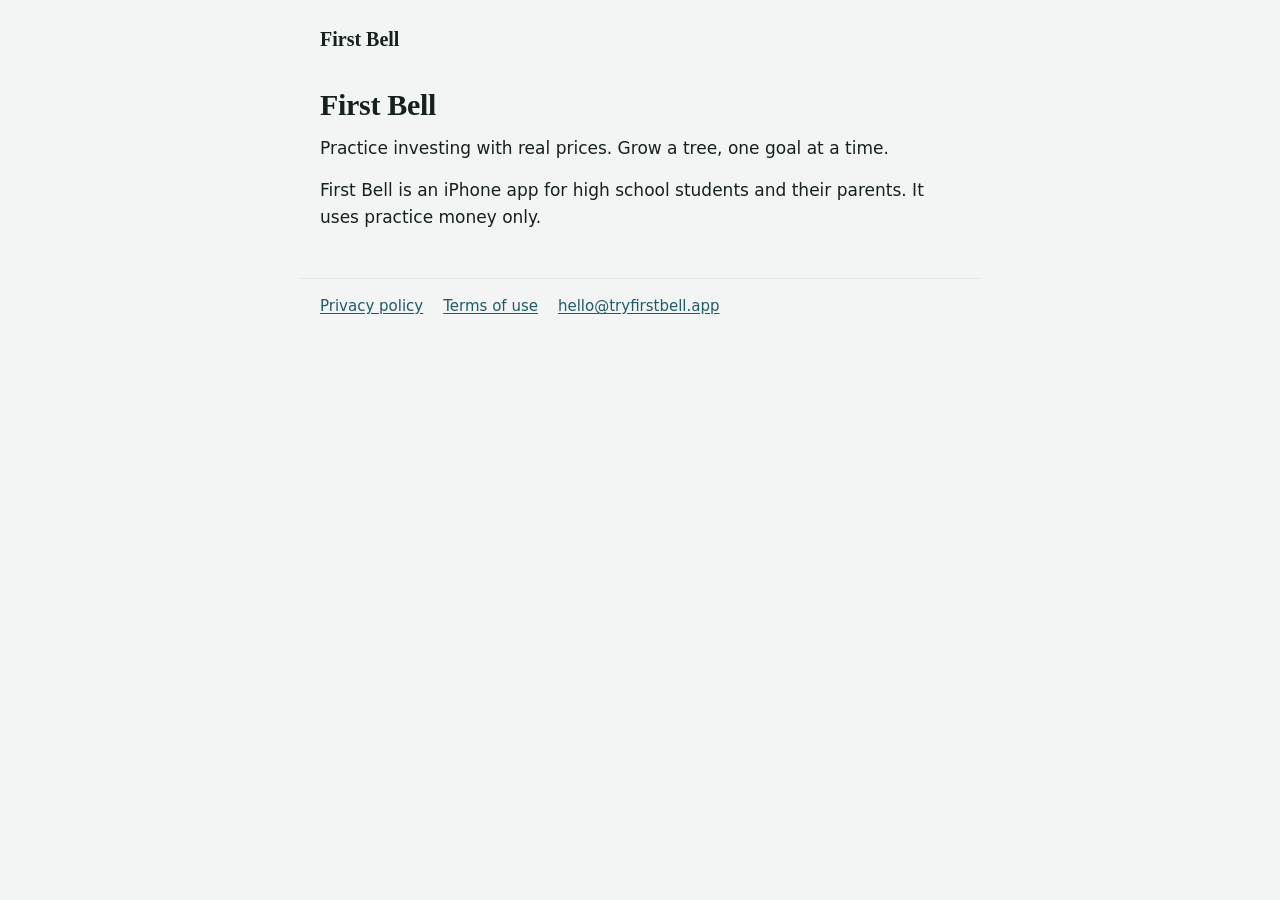
<file: index.html>
<!doctype html>
<html lang="en">
<head>
<meta charset="utf-8">
<meta name="viewport" content="width=device-width, initial-scale=1">
<meta http-equiv="Content-Security-Policy" content="default-src 'none'; style-src 'self'; img-src 'self'; base-uri 'none'; form-action 'none'">
<meta name="referrer" content="no-referrer">
<meta name="color-scheme" content="light dark">
<meta name="description" content="Practice investing with real prices.">
<title>First Bell</title>
<link rel="stylesheet" href="/style.css">
<link rel="icon" href="/icon.png">
</head>
<body>
<header><a class="wordmark" href="/">First Bell</a></header>
<main>
<h1>First Bell</h1>
<p>Practice investing with real prices. Grow a tree, one goal at a time.</p>
<p>First Bell is an iPhone app for high school students and their parents. It uses practice money only.</p>
</main>
<footer>
<nav><a href="/privacy/">Privacy policy</a><a href="/terms/">Terms of use</a><a href="mailto:hello@tryfirstbell.app">hello@tryfirstbell.app</a></nav>
</footer>
</body>
</html>
</file>
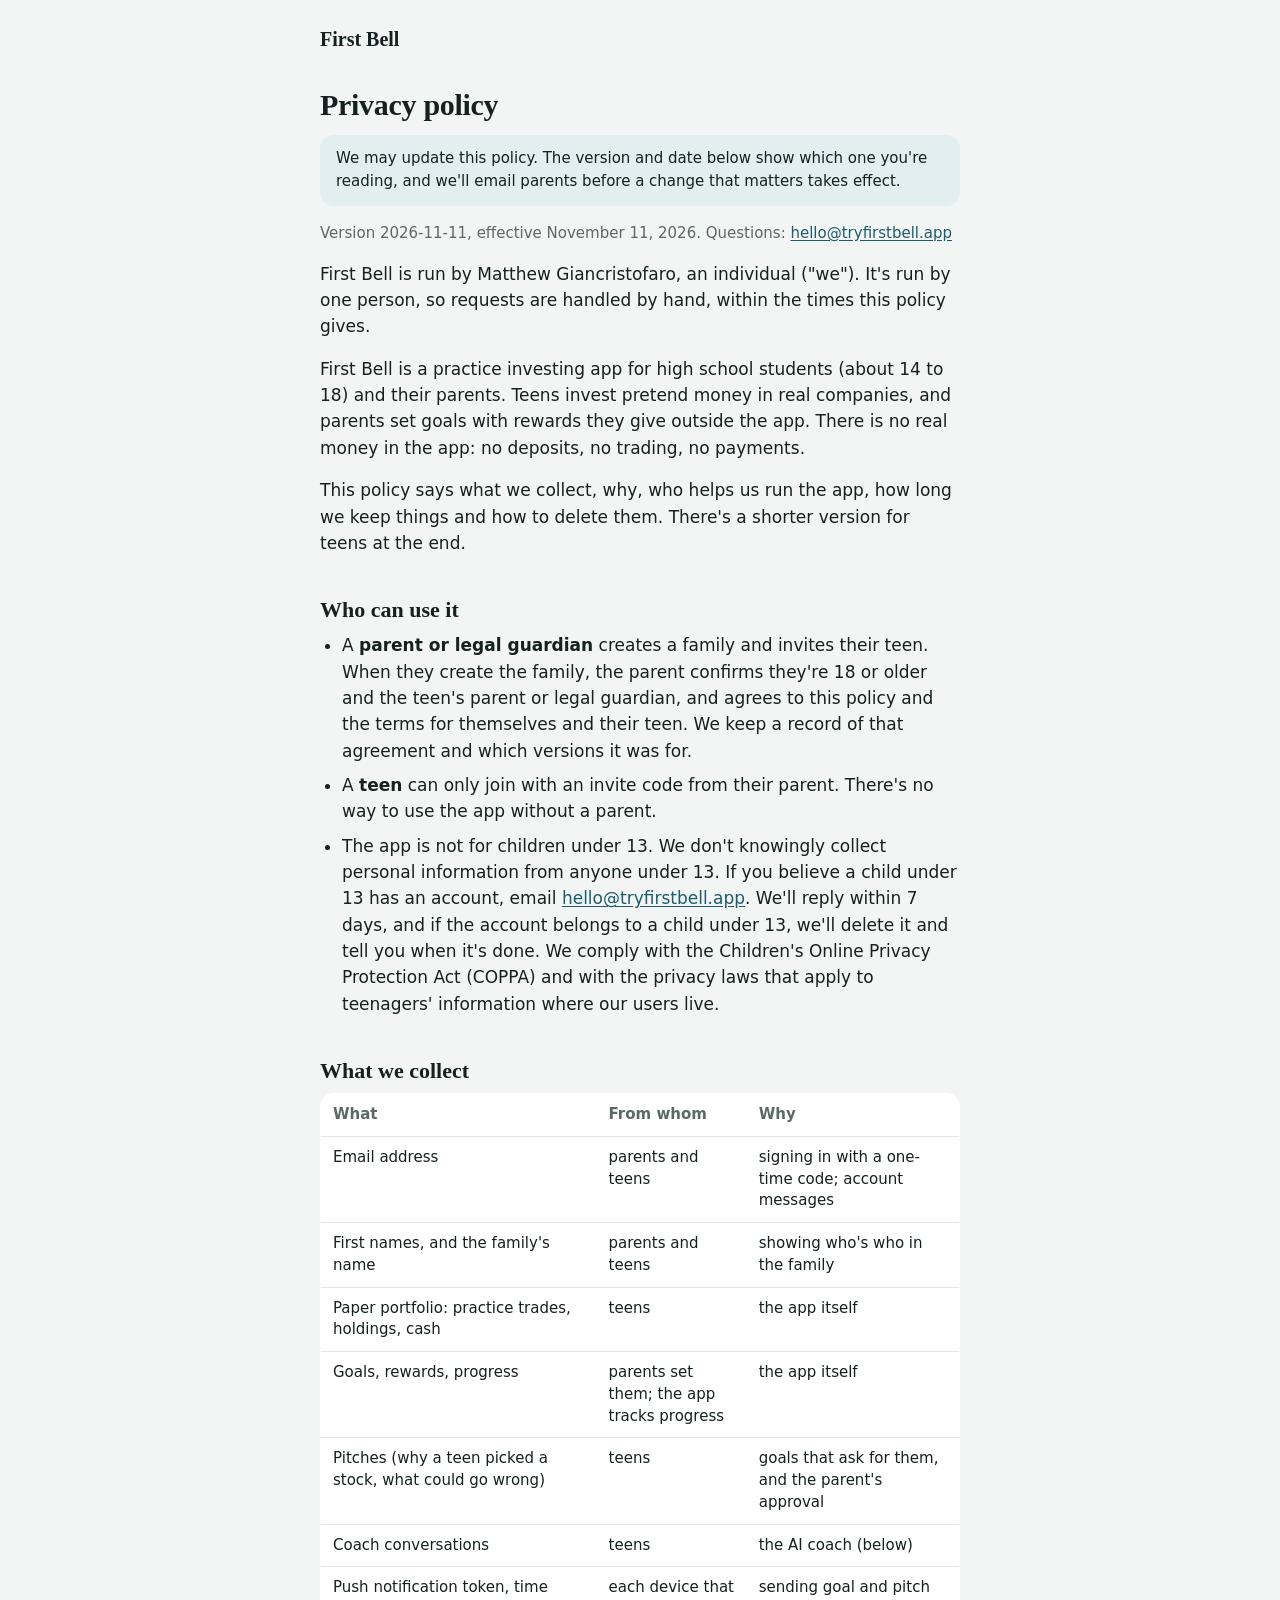
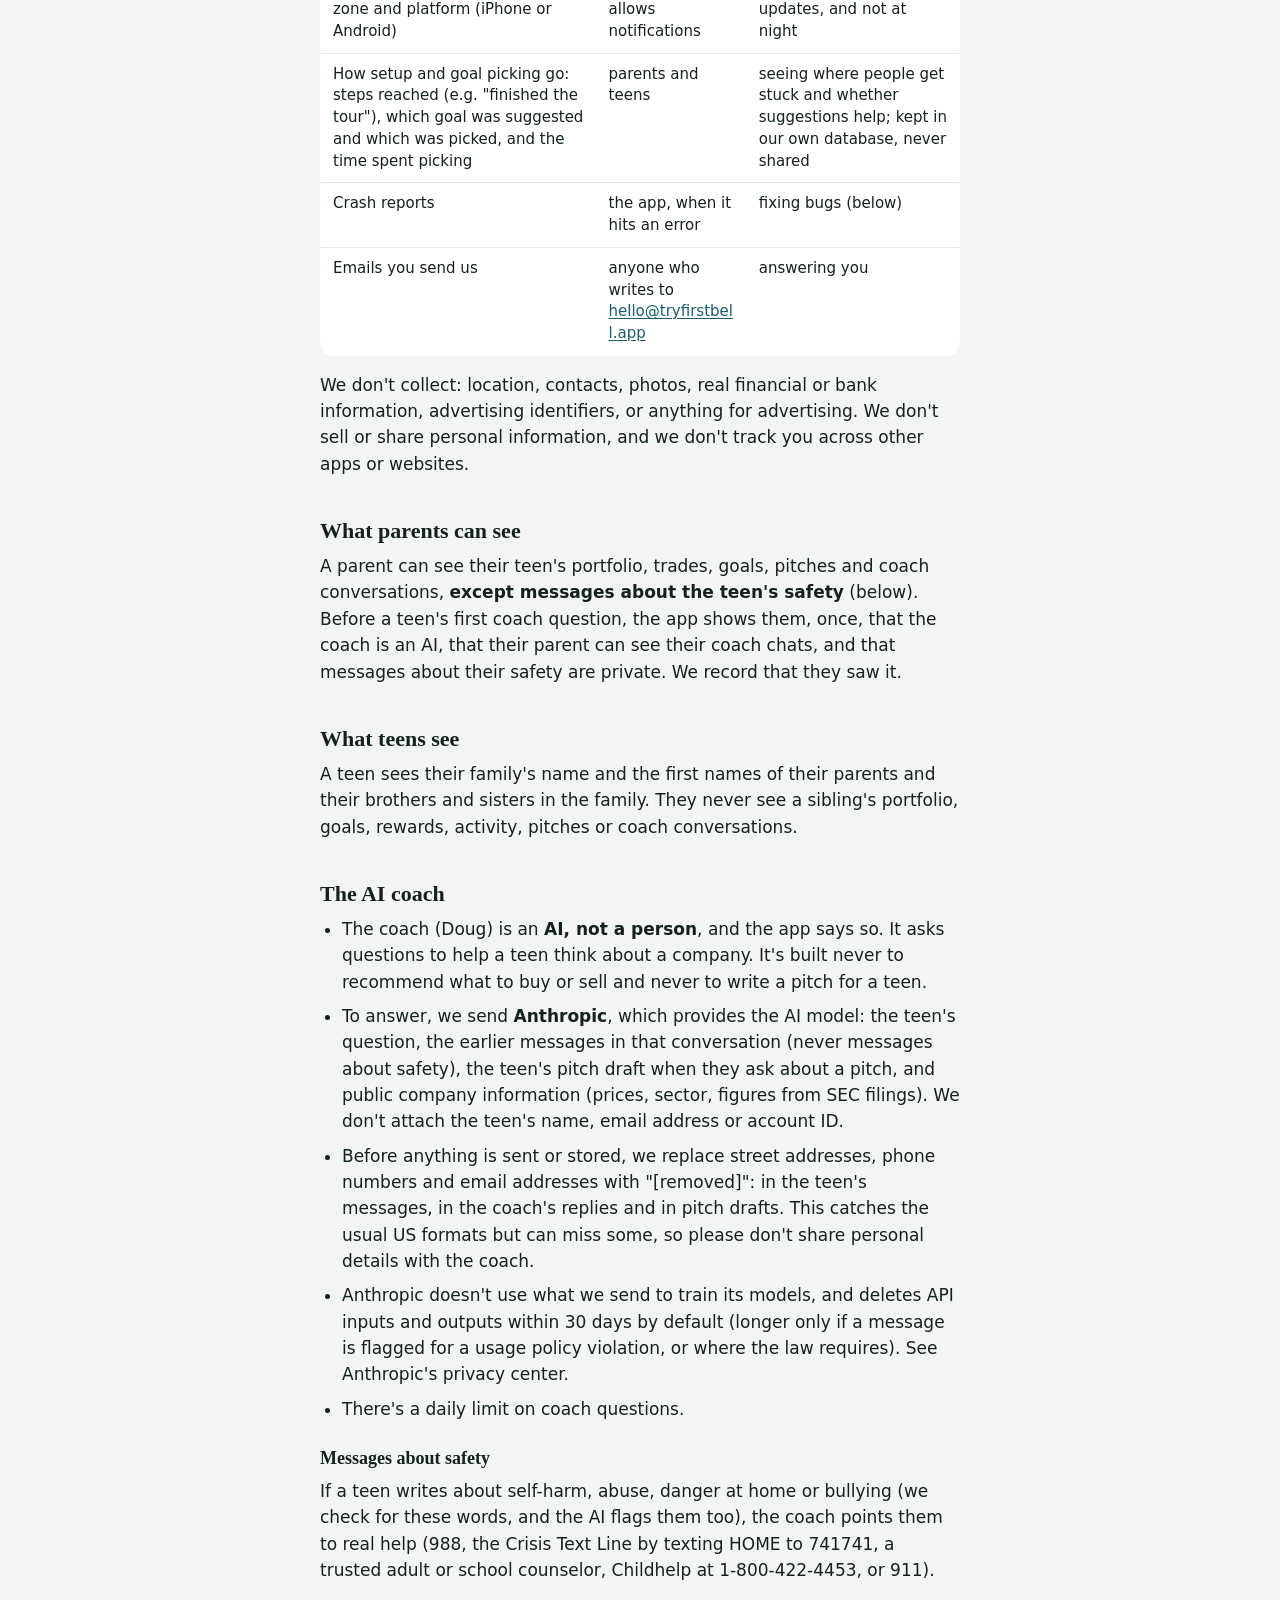
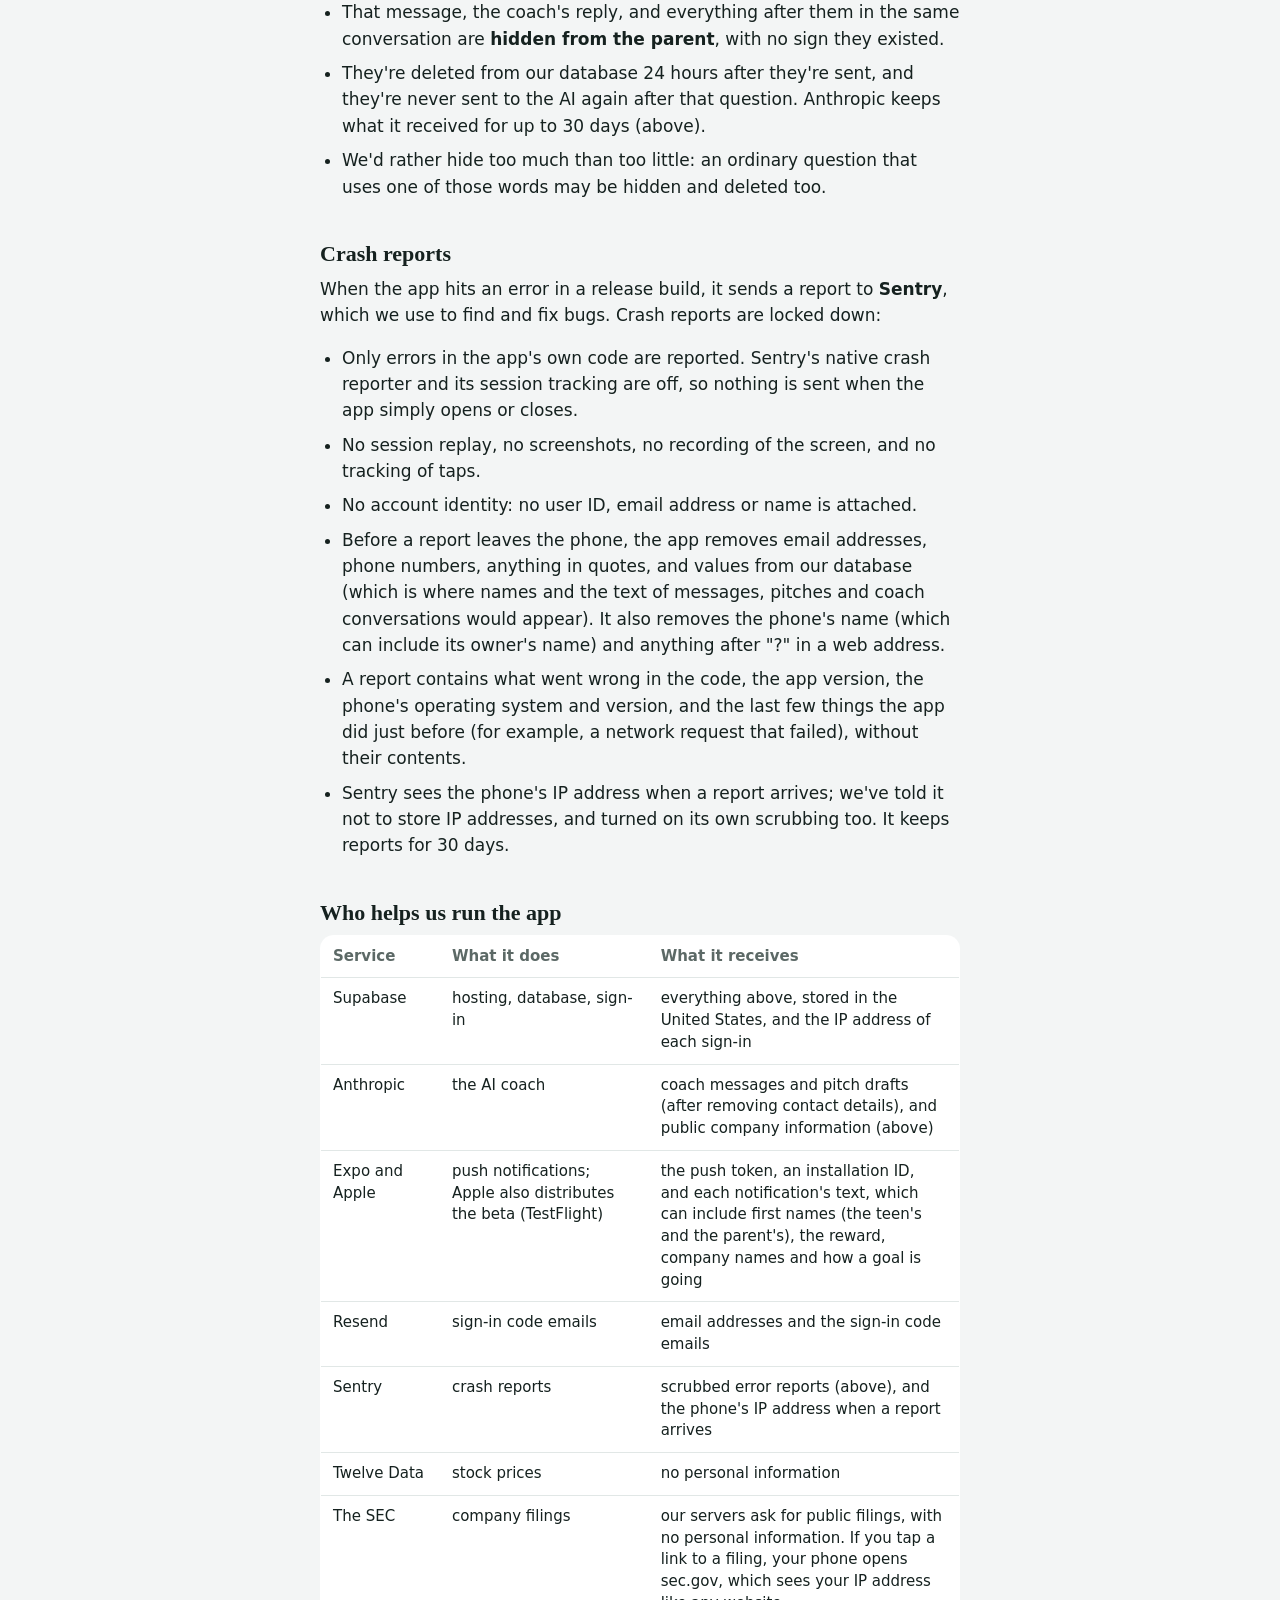
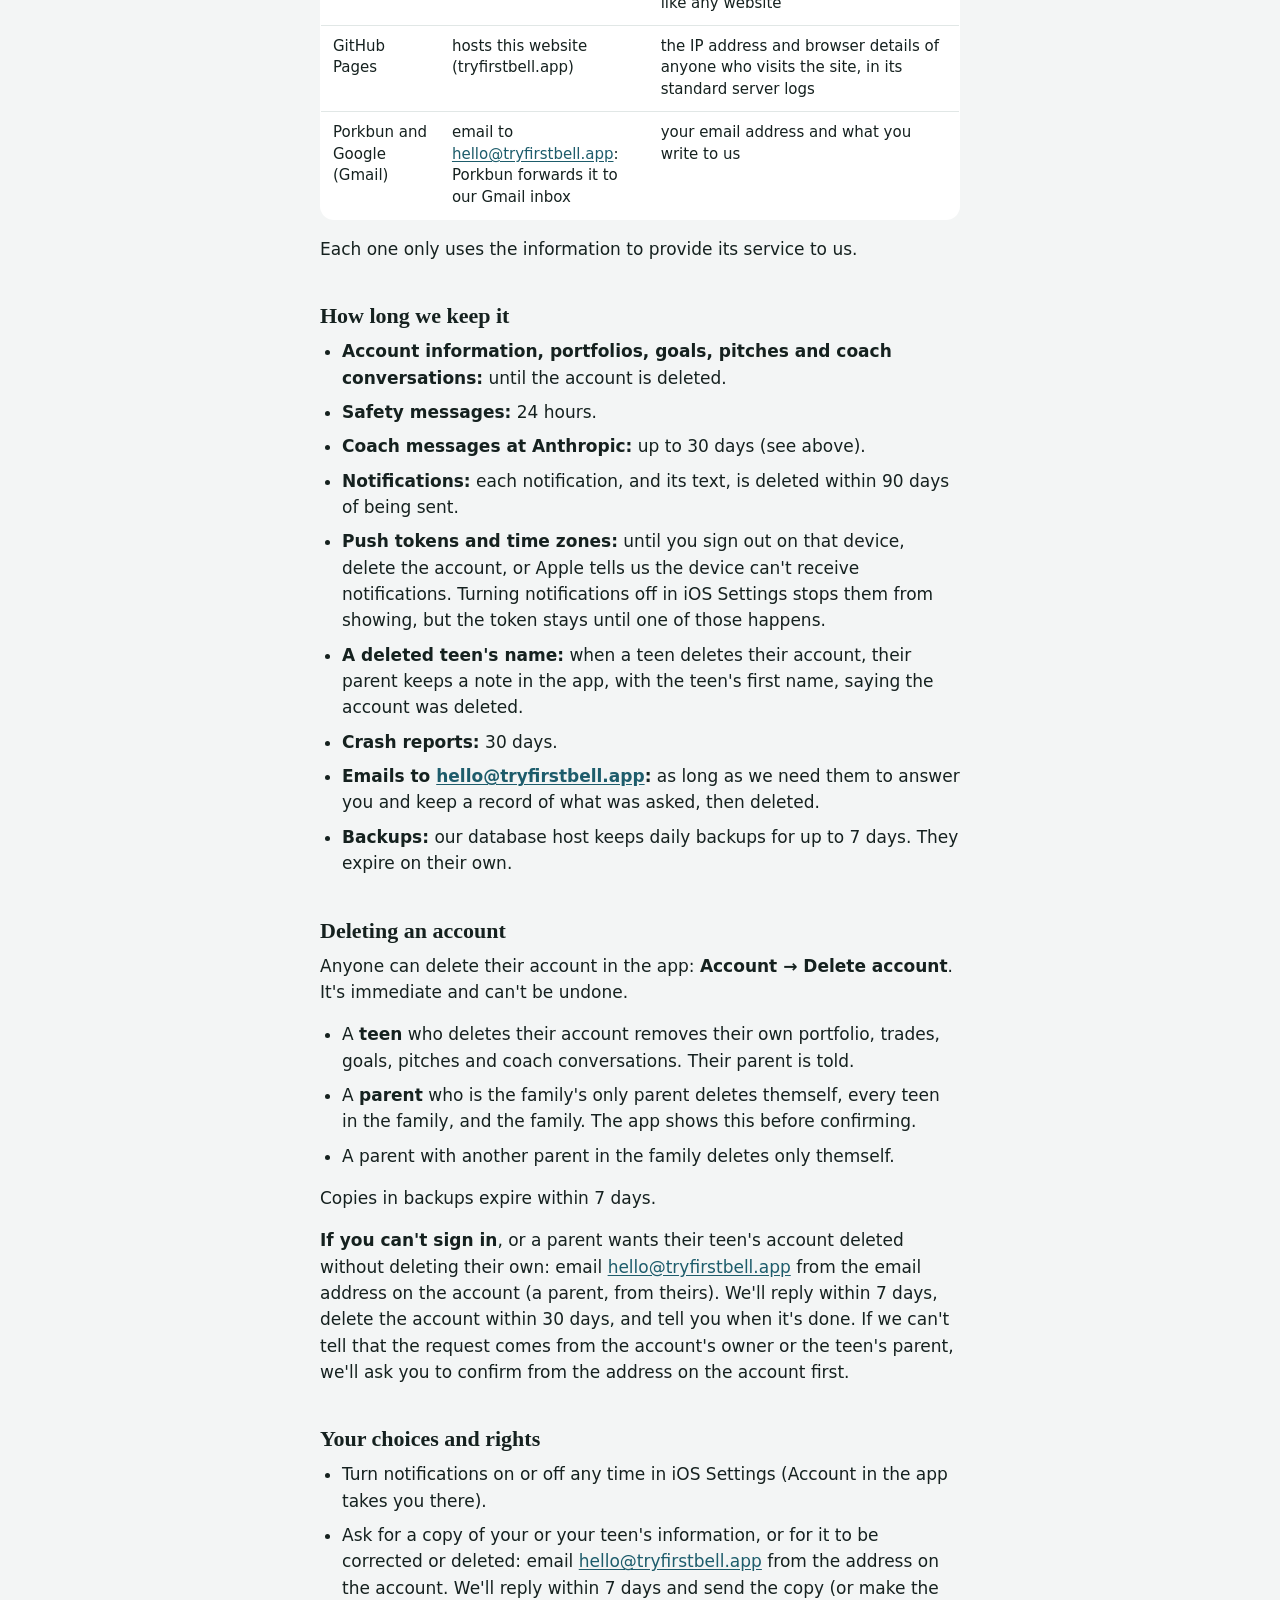
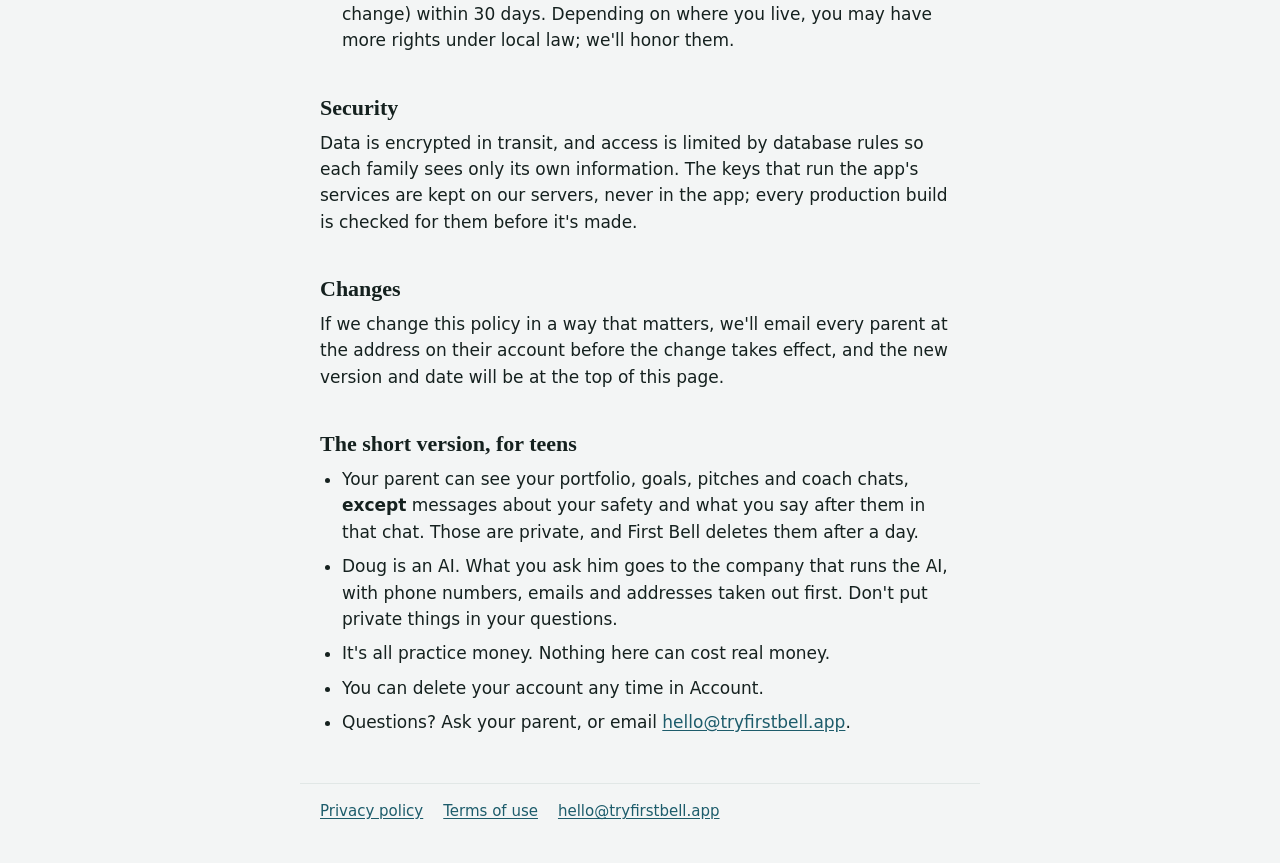
<file: privacy/index.html>
<!doctype html>
<html lang="en">
<head>
<meta charset="utf-8">
<meta name="viewport" content="width=device-width, initial-scale=1">
<meta http-equiv="Content-Security-Policy" content="default-src 'none'; style-src 'self'; img-src 'self'; base-uri 'none'; form-action 'none'">
<meta name="referrer" content="no-referrer">
<meta name="color-scheme" content="light dark">
<meta name="description" content="How First Bell collects, uses and deletes information.">
<title>Privacy policy, First Bell</title>
<link rel="stylesheet" href="/style.css">
<link rel="icon" href="/icon.png">
</head>
<body>
<header><a class="wordmark" href="/">First Bell</a></header>
<main>
<h1>Privacy policy</h1>
<p class="note">We may update this policy. The version and date below show which one you're reading, and we'll email parents before a change that matters takes effect.</p>
<p class="meta">Version 2026-11-11, effective November 11, 2026. Questions: <a href="mailto:hello@tryfirstbell.app">hello@tryfirstbell.app</a></p>
<p>First Bell is run by Matthew Giancristofaro, an individual (&quot;we&quot;). It's run by one person, so requests are handled by hand, within the times this policy gives.</p>
<p>First Bell is a practice investing app for high school students (about 14 to 18) and their parents. Teens invest pretend money in real companies, and parents set goals with rewards they give outside the app. There is no real money in the app: no deposits, no trading, no payments.</p>
<p>This policy says what we collect, why, who helps us run the app, how long we keep things and how to delete them. There's a shorter version for teens at the end.</p>
<h2 id="who-can-use-it">Who can use it</h2>
<ul><li>A <strong>parent or legal guardian</strong> creates a family and invites their teen. When they create the family, the parent confirms they're 18 or older and the teen's parent or legal guardian, and agrees to this policy and the terms for themselves and their teen. We keep a record of that agreement and which versions it was for.</li><li>A <strong>teen</strong> can only join with an invite code from their parent. There's no way to use the app without a parent.</li><li>The app is not for children under 13. We don't knowingly collect personal information from anyone under 13. If you believe a child under 13 has an account, email <a href="mailto:hello@tryfirstbell.app">hello@tryfirstbell.app</a>. We'll reply within 7 days, and if the account belongs to a child under 13, we'll delete it and tell you when it's done. We comply with the Children's Online Privacy Protection Act (COPPA) and with the privacy laws that apply to teenagers' information where our users live.</li></ul>
<h2 id="what-we-collect">What we collect</h2>
<table><thead><tr><th scope="col">What</th><th scope="col">From whom</th><th scope="col">Why</th></tr></thead><tbody><tr><td data-label="What">Email address</td><td data-label="From whom">parents and teens</td><td data-label="Why">signing in with a one-time code; account messages</td></tr><tr><td data-label="What">First names, and the family's name</td><td data-label="From whom">parents and teens</td><td data-label="Why">showing who's who in the family</td></tr><tr><td data-label="What">Paper portfolio: practice trades, holdings, cash</td><td data-label="From whom">teens</td><td data-label="Why">the app itself</td></tr><tr><td data-label="What">Goals, rewards, progress</td><td data-label="From whom">parents set them; the app tracks progress</td><td data-label="Why">the app itself</td></tr><tr><td data-label="What">Pitches (why a teen picked a stock, what could go wrong)</td><td data-label="From whom">teens</td><td data-label="Why">goals that ask for them, and the parent's approval</td></tr><tr><td data-label="What">Coach conversations</td><td data-label="From whom">teens</td><td data-label="Why">the AI coach (below)</td></tr><tr><td data-label="What">Push notification token, time zone and platform (iPhone or Android)</td><td data-label="From whom">each device that allows notifications</td><td data-label="Why">sending goal and pitch updates, and not at night</td></tr><tr><td data-label="What">How setup and goal picking go: steps reached (e.g. &quot;finished the tour&quot;), which goal was suggested and which was picked, and the time spent picking</td><td data-label="From whom">parents and teens</td><td data-label="Why">seeing where people get stuck and whether suggestions help; kept in our own database, never shared</td></tr><tr><td data-label="What">Crash reports</td><td data-label="From whom">the app, when it hits an error</td><td data-label="Why">fixing bugs (below)</td></tr><tr><td data-label="What">Emails you send us</td><td data-label="From whom">anyone who writes to <a href="mailto:hello@tryfirstbell.app">hello@tryfirstbell.app</a></td><td data-label="Why">answering you</td></tr></tbody></table>
<p>We don't collect: location, contacts, photos, real financial or bank information, advertising identifiers, or anything for advertising. We don't sell or share personal information, and we don't track you across other apps or websites.</p>
<h2 id="what-parents-can-see">What parents can see</h2>
<p>A parent can see their teen's portfolio, trades, goals, pitches and coach conversations, <strong>except messages about the teen's safety</strong> (below). Before a teen's first coach question, the app shows them, once, that the coach is an AI, that their parent can see their coach chats, and that messages about their safety are private. We record that they saw it.</p>
<h2 id="what-teens-see">What teens see</h2>
<p>A teen sees their family's name and the first names of their parents and their brothers and sisters in the family. They never see a sibling's portfolio, goals, rewards, activity, pitches or coach conversations.</p>
<h2 id="the-ai-coach">The AI coach</h2>
<ul><li>The coach (Doug) is an <strong>AI, not a person</strong>, and the app says so. It asks questions to help a teen think about a company. It's built never to recommend what to buy or sell and never to write a pitch for a teen.</li><li>To answer, we send <strong>Anthropic</strong>, which provides the AI model: the teen's question, the earlier messages in that conversation (never messages about safety), the teen's pitch draft when they ask about a pitch, and public company information (prices, sector, figures from SEC filings). We don't attach the teen's name, email address or account ID.</li><li>Before anything is sent or stored, we replace street addresses, phone numbers and email addresses with &quot;[removed]&quot;: in the teen's messages, in the coach's replies and in pitch drafts. This catches the usual US formats but can miss some, so please don't share personal details with the coach.</li><li>Anthropic doesn't use what we send to train its models, and deletes API inputs and outputs within 30 days by default (longer only if a message is flagged for a usage policy violation, or where the law requires). See Anthropic's privacy center.</li><li>There's a daily limit on coach questions.</li></ul>
<h3 id="messages-about-safety">Messages about safety</h3>
<p>If a teen writes about self-harm, abuse, danger at home or bullying (we check for these words, and the AI flags them too), the coach points them to real help (988, the Crisis Text Line by texting HOME to 741741, a trusted adult or school counselor, Childhelp at 1-800-422-4453, or 911).</p>
<ul><li>That message, the coach's reply, and everything after them in the same conversation are <strong>hidden from the parent</strong>, with no sign they existed.</li><li>They're deleted from our database 24 hours after they're sent, and they're never sent to the AI again after that question. Anthropic keeps what it received for up to 30 days (above).</li><li>We'd rather hide too much than too little: an ordinary question that uses one of those words may be hidden and deleted too.</li></ul>
<h2 id="crash-reports">Crash reports</h2>
<p>When the app hits an error in a release build, it sends a report to <strong>Sentry</strong>, which we use to find and fix bugs. Crash reports are locked down:</p>
<ul><li>Only errors in the app's own code are reported. Sentry's native crash reporter and its session tracking are off, so nothing is sent when the app simply opens or closes.</li><li>No session replay, no screenshots, no recording of the screen, and no tracking of taps.</li><li>No account identity: no user ID, email address or name is attached.</li><li>Before a report leaves the phone, the app removes email addresses, phone numbers, anything in quotes, and values from our database (which is where names and the text of messages, pitches and coach conversations would appear). It also removes the phone's name (which can include its owner's name) and anything after &quot;?&quot; in a web address.</li><li>A report contains what went wrong in the code, the app version, the phone's operating system and version, and the last few things the app did just before (for example, a network request that failed), without their contents.</li><li>Sentry sees the phone's IP address when a report arrives; we've told it not to store IP addresses, and turned on its own scrubbing too. It keeps reports for 30 days.</li></ul>
<h2 id="who-helps-us-run-the-app">Who helps us run the app</h2>
<table><thead><tr><th scope="col">Service</th><th scope="col">What it does</th><th scope="col">What it receives</th></tr></thead><tbody><tr><td data-label="Service">Supabase</td><td data-label="What it does">hosting, database, sign-in</td><td data-label="What it receives">everything above, stored in the United States, and the IP address of each sign-in</td></tr><tr><td data-label="Service">Anthropic</td><td data-label="What it does">the AI coach</td><td data-label="What it receives">coach messages and pitch drafts (after removing contact details), and public company information (above)</td></tr><tr><td data-label="Service">Expo and Apple</td><td data-label="What it does">push notifications; Apple also distributes the beta (TestFlight)</td><td data-label="What it receives">the push token, an installation ID, and each notification's text, which can include first names (the teen's and the parent's), the reward, company names and how a goal is going</td></tr><tr><td data-label="Service">Resend</td><td data-label="What it does">sign-in code emails</td><td data-label="What it receives">email addresses and the sign-in code emails</td></tr><tr><td data-label="Service">Sentry</td><td data-label="What it does">crash reports</td><td data-label="What it receives">scrubbed error reports (above), and the phone's IP address when a report arrives</td></tr><tr><td data-label="Service">Twelve Data</td><td data-label="What it does">stock prices</td><td data-label="What it receives">no personal information</td></tr><tr><td data-label="Service">The SEC</td><td data-label="What it does">company filings</td><td data-label="What it receives">our servers ask for public filings, with no personal information. If you tap a link to a filing, your phone opens sec.gov, which sees your IP address like any website</td></tr><tr><td data-label="Service">GitHub Pages</td><td data-label="What it does">hosts this website (tryfirstbell.app)</td><td data-label="What it receives">the IP address and browser details of anyone who visits the site, in its standard server logs</td></tr><tr><td data-label="Service">Porkbun and Google (Gmail)</td><td data-label="What it does">email to <a href="mailto:hello@tryfirstbell.app">hello@tryfirstbell.app</a>: Porkbun forwards it to our Gmail inbox</td><td data-label="What it receives">your email address and what you write to us</td></tr></tbody></table>
<p>Each one only uses the information to provide its service to us.</p>
<h2 id="how-long-we-keep-it">How long we keep it</h2>
<ul><li><strong>Account information, portfolios, goals, pitches and coach conversations:</strong> until the account is deleted.</li><li><strong>Safety messages:</strong> 24 hours.</li><li><strong>Coach messages at Anthropic:</strong> up to 30 days (see above).</li><li><strong>Notifications:</strong> each notification, and its text, is deleted within 90 days of being sent.</li><li><strong>Push tokens and time zones:</strong> until you sign out on that device, delete the account, or Apple tells us the device can't receive notifications. Turning notifications off in iOS Settings stops them from showing, but the token stays until one of those happens.</li><li><strong>A deleted teen's name:</strong> when a teen deletes their account, their parent keeps a note in the app, with the teen's first name, saying the account was deleted.</li><li><strong>Crash reports:</strong> 30 days.</li><li><strong>Emails to <a href="mailto:hello@tryfirstbell.app">hello@tryfirstbell.app</a>:</strong> as long as we need them to answer you and keep a record of what was asked, then deleted.</li><li><strong>Backups:</strong> our database host keeps daily backups for up to 7 days. They expire on their own.</li></ul>
<h2 id="deleting-an-account">Deleting an account</h2>
<p>Anyone can delete their account in the app: <strong>Account → Delete account</strong>. It's immediate and can't be undone.</p>
<ul><li>A <strong>teen</strong> who deletes their account removes their own portfolio, trades, goals, pitches and coach conversations. Their parent is told.</li><li>A <strong>parent</strong> who is the family's only parent deletes themself, every teen in the family, and the family. The app shows this before confirming.</li><li>A parent with another parent in the family deletes only themself.</li></ul>
<p>Copies in backups expire within 7 days.</p>
<p><strong>If you can't sign in</strong>, or a parent wants their teen's account deleted without deleting their own: email <a href="mailto:hello@tryfirstbell.app">hello@tryfirstbell.app</a> from the email address on the account (a parent, from theirs). We'll reply within 7 days, delete the account within 30 days, and tell you when it's done. If we can't tell that the request comes from the account's owner or the teen's parent, we'll ask you to confirm from the address on the account first.</p>
<h2 id="your-choices-and-rights">Your choices and rights</h2>
<ul><li>Turn notifications on or off any time in iOS Settings (Account in the app takes you there).</li><li>Ask for a copy of your or your teen's information, or for it to be corrected or deleted: email <a href="mailto:hello@tryfirstbell.app">hello@tryfirstbell.app</a> from the address on the account. We'll reply within 7 days and send the copy (or make the change) within 30 days. Depending on where you live, you may have more rights under local law; we'll honor them.</li></ul>
<h2 id="security">Security</h2>
<p>Data is encrypted in transit, and access is limited by database rules so each family sees only its own information. The keys that run the app's services are kept on our servers, never in the app; every production build is checked for them before it's made.</p>
<h2 id="changes">Changes</h2>
<p>If we change this policy in a way that matters, we'll email every parent at the address on their account before the change takes effect, and the new version and date will be at the top of this page.</p>
<h2 id="the-short-version-for-teens">The short version, for teens</h2>
<ul><li>Your parent can see your portfolio, goals, pitches and coach chats, <strong>except</strong> messages about your safety and what you say after them in that chat. Those are private, and First Bell deletes them after a day.</li><li>Doug is an AI. What you ask him goes to the company that runs the AI, with phone numbers, emails and addresses taken out first. Don't put private things in your questions.</li><li>It's all practice money. Nothing here can cost real money.</li><li>You can delete your account any time in Account.</li><li>Questions? Ask your parent, or email <a href="mailto:hello@tryfirstbell.app">hello@tryfirstbell.app</a>.</li></ul>
</main>
<footer>
<nav><a href="/privacy/">Privacy policy</a><a href="/terms/">Terms of use</a><a href="mailto:hello@tryfirstbell.app">hello@tryfirstbell.app</a></nav>
</footer>
</body>
</html>
</file>
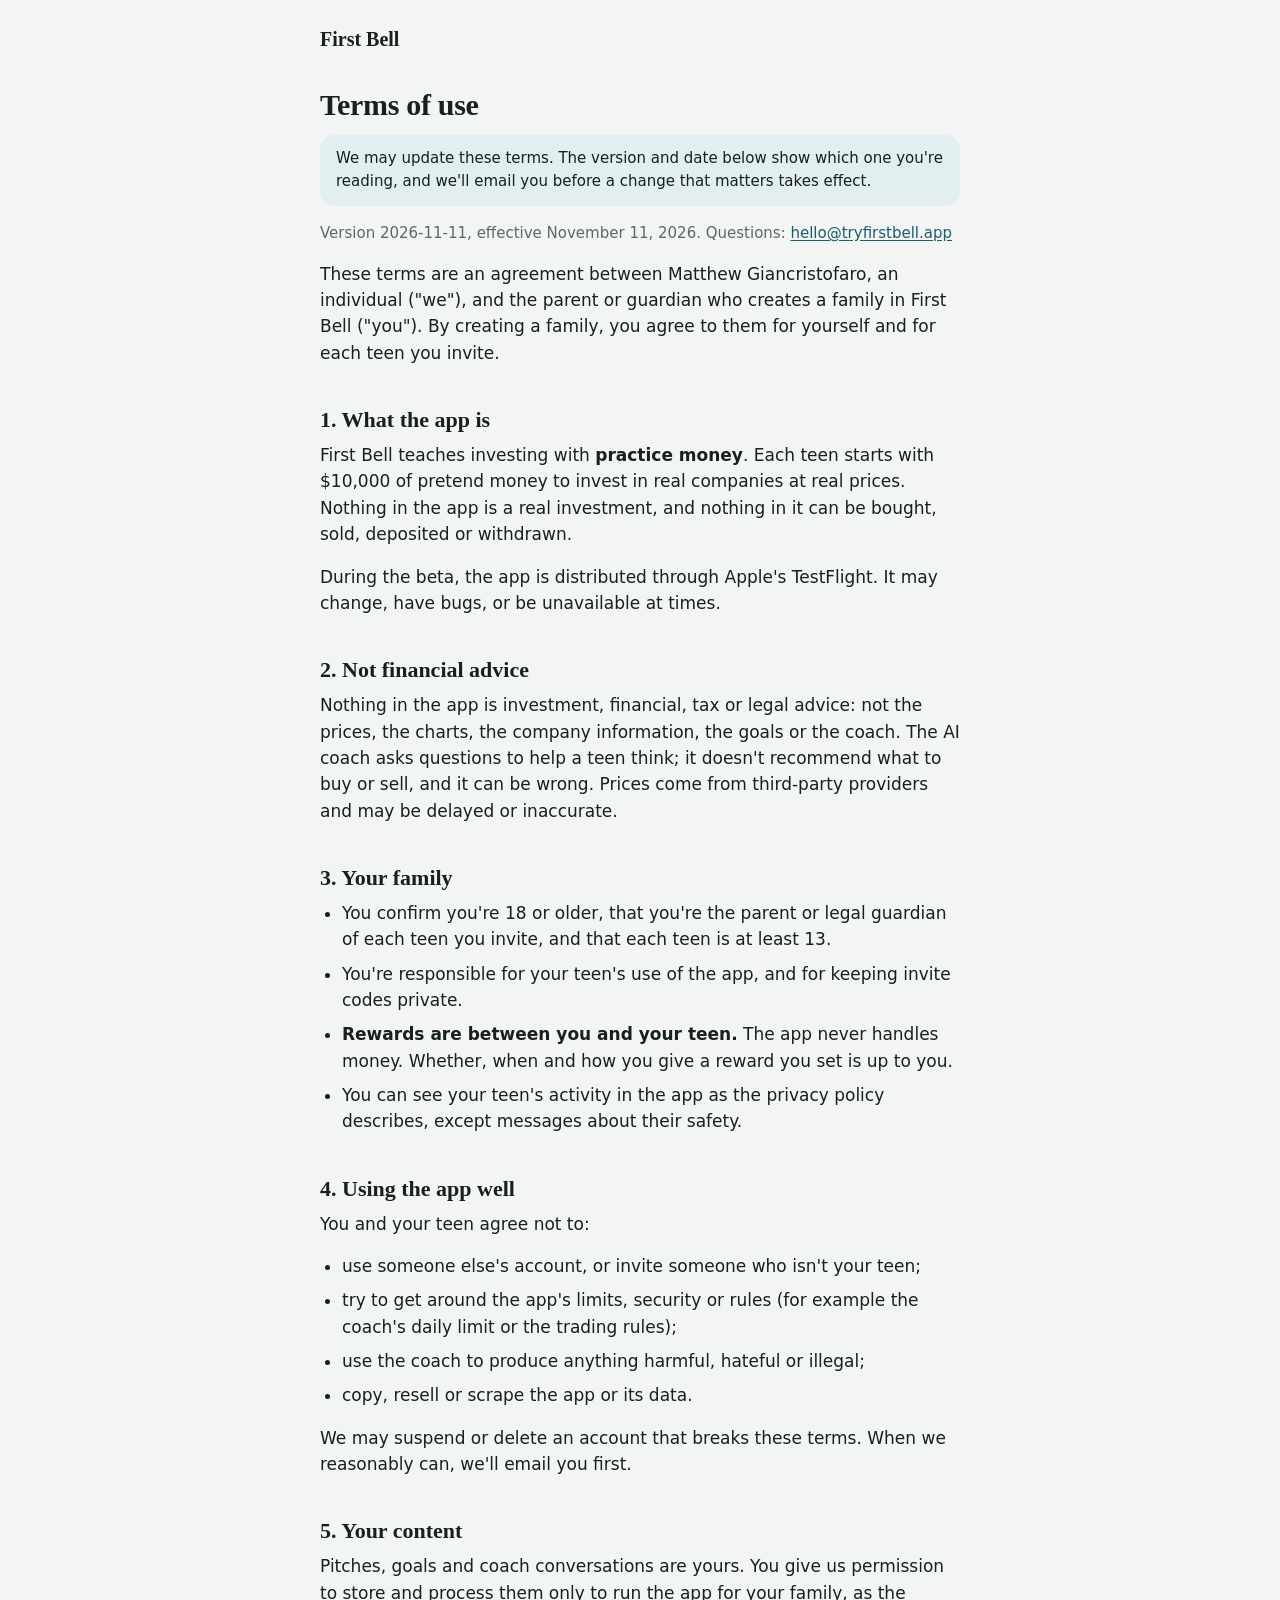
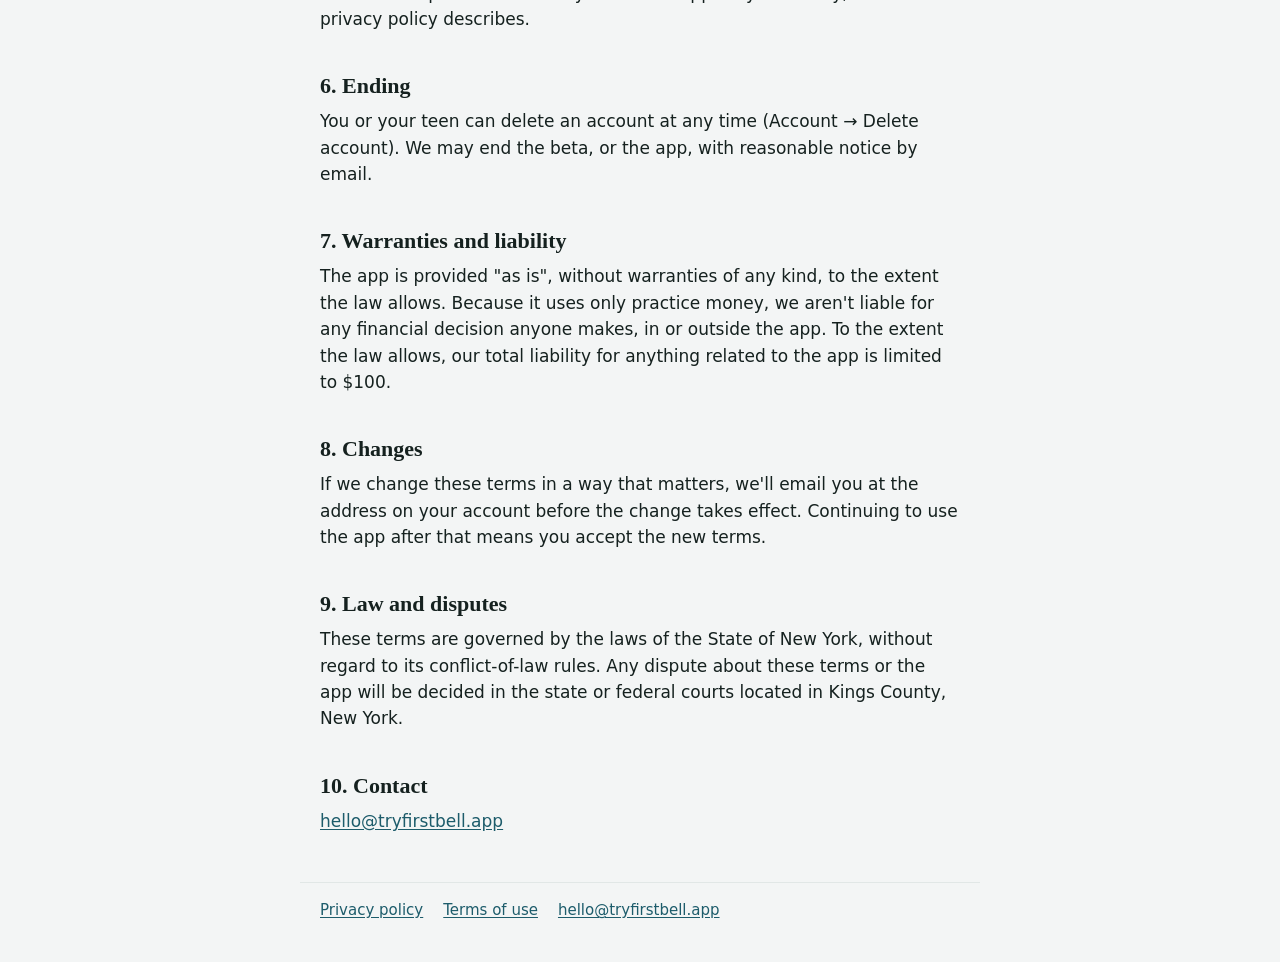
<file: terms/index.html>
<!doctype html>
<html lang="en">
<head>
<meta charset="utf-8">
<meta name="viewport" content="width=device-width, initial-scale=1">
<meta http-equiv="Content-Security-Policy" content="default-src 'none'; style-src 'self'; img-src 'self'; base-uri 'none'; form-action 'none'">
<meta name="referrer" content="no-referrer">
<meta name="color-scheme" content="light dark">
<meta name="description" content="The terms for using First Bell.">
<title>Terms of use, First Bell</title>
<link rel="stylesheet" href="/style.css">
<link rel="icon" href="/icon.png">
</head>
<body>
<header><a class="wordmark" href="/">First Bell</a></header>
<main>
<h1>Terms of use</h1>
<p class="note">We may update these terms. The version and date below show which one you're reading, and we'll email you before a change that matters takes effect.</p>
<p class="meta">Version 2026-11-11, effective November 11, 2026. Questions: <a href="mailto:hello@tryfirstbell.app">hello@tryfirstbell.app</a></p>
<p>These terms are an agreement between Matthew Giancristofaro, an individual (&quot;we&quot;), and the parent or guardian who creates a family in First Bell (&quot;you&quot;). By creating a family, you agree to them for yourself and for each teen you invite.</p>
<h2 id="1-what-the-app-is">1. What the app is</h2>
<p>First Bell teaches investing with <strong>practice money</strong>. Each teen starts with $10,000 of pretend money to invest in real companies at real prices. Nothing in the app is a real investment, and nothing in it can be bought, sold, deposited or withdrawn.</p>
<p>During the beta, the app is distributed through Apple's TestFlight. It may change, have bugs, or be unavailable at times.</p>
<h2 id="2-not-financial-advice">2. Not financial advice</h2>
<p>Nothing in the app is investment, financial, tax or legal advice: not the prices, the charts, the company information, the goals or the coach. The AI coach asks questions to help a teen think; it doesn't recommend what to buy or sell, and it can be wrong. Prices come from third-party providers and may be delayed or inaccurate.</p>
<h2 id="3-your-family">3. Your family</h2>
<ul><li>You confirm you're 18 or older, that you're the parent or legal guardian of each teen you invite, and that each teen is at least 13.</li><li>You're responsible for your teen's use of the app, and for keeping invite codes private.</li><li><strong>Rewards are between you and your teen.</strong> The app never handles money. Whether, when and how you give a reward you set is up to you.</li><li>You can see your teen's activity in the app as the privacy policy describes, except messages about their safety.</li></ul>
<h2 id="4-using-the-app-well">4. Using the app well</h2>
<p>You and your teen agree not to:</p>
<ul><li>use someone else's account, or invite someone who isn't your teen;</li><li>try to get around the app's limits, security or rules (for example the coach's daily limit or the trading rules);</li><li>use the coach to produce anything harmful, hateful or illegal;</li><li>copy, resell or scrape the app or its data.</li></ul>
<p>We may suspend or delete an account that breaks these terms. When we reasonably can, we'll email you first.</p>
<h2 id="5-your-content">5. Your content</h2>
<p>Pitches, goals and coach conversations are yours. You give us permission to store and process them only to run the app for your family, as the privacy policy describes.</p>
<h2 id="6-ending">6. Ending</h2>
<p>You or your teen can delete an account at any time (Account → Delete account). We may end the beta, or the app, with reasonable notice by email.</p>
<h2 id="7-warranties-and-liability">7. Warranties and liability</h2>
<p>The app is provided &quot;as is&quot;, without warranties of any kind, to the extent the law allows. Because it uses only practice money, we aren't liable for any financial decision anyone makes, in or outside the app. To the extent the law allows, our total liability for anything related to the app is limited to $100.</p>
<h2 id="8-changes">8. Changes</h2>
<p>If we change these terms in a way that matters, we'll email you at the address on your account before the change takes effect. Continuing to use the app after that means you accept the new terms.</p>
<h2 id="9-law-and-disputes">9. Law and disputes</h2>
<p>These terms are governed by the laws of the State of New York, without regard to its conflict-of-law rules. Any dispute about these terms or the app will be decided in the state or federal courts located in Kings County, New York.</p>
<h2 id="10-contact">10. Contact</h2>
<p><a href="mailto:hello@tryfirstbell.app">hello@tryfirstbell.app</a></p>
</main>
<footer>
<nav><a href="/privacy/">Privacy policy</a><a href="/terms/">Terms of use</a><a href="mailto:hello@tryfirstbell.app">hello@tryfirstbell.app</a></nav>
</footer>
</body>
</html>
</file>
<file: style.css>
/* tryfirstbell.app: the Petrol tokens from DESIGN.md, system fonts only. */
:root {
  --bg: #F3F5F5;
  --surface: #FFFFFF;
  --ink: #15211F;
  --ink-muted: #5C6966;
  --line: #E1E7E6;
  --accent: #1D5C6B;
  --accent-tint: #E3EEF0;
  color-scheme: light dark;
}
@media (prefers-color-scheme: dark) {
  :root {
    --bg: #0D1517;
    --surface: #162124;
    --ink: #EAF2F1;
    --ink-muted: #97A8A6;
    --line: #22302F;
    --accent: #7FC3CF;
    --accent-tint: #17313A;
  }
}

* { box-sizing: border-box; }
html { -webkit-text-size-adjust: 100%; }
body {
  margin: 0;
  background: var(--bg);
  color: var(--ink);
  font: 17px/1.55 system-ui, -apple-system, "Segoe UI", Roboto, "Helvetica Neue", Arial, sans-serif;
}
header, main, footer { max-width: 680px; margin: 0 auto; padding: 0 20px; }
header { padding-top: 24px; }
main { padding-bottom: 32px; }

h1, h2, h3, .wordmark {
  font-family: ui-serif, "New York", Georgia, "Times New Roman", serif;
  font-weight: 600;
}
.wordmark { color: var(--ink); text-decoration: none; font-size: 20px; }
h1 { font-size: 30px; line-height: 36px; letter-spacing: -0.3px; margin: 32px 0 12px; }
h2 { font-size: 22px; line-height: 28px; margin: 40px 0 8px; }
h3 { font-size: 18px; line-height: 24px; margin: 24px 0 8px; }
p, ul { margin: 0 0 16px; }
ul { padding-left: 22px; }
li { margin-bottom: 8px; }
strong { font-weight: 600; }
code { font: 0.9em ui-monospace, Menlo, monospace; }
a { color: var(--accent); text-underline-offset: 2px; overflow-wrap: anywhere; }

.meta { color: var(--ink-muted); font-size: 15px; }
.note {
  background: var(--accent-tint);
  border-radius: 14px;
  padding: 12px 16px;
  font-size: 15px;
}

table {
  width: 100%;
  border-collapse: collapse;
  background: var(--surface);
  border: 1px solid var(--line);
  border-radius: 14px;
  overflow: hidden;
  margin: 0 0 16px;
  font-size: 15px;
  line-height: 1.45;
}
th, td { text-align: left; vertical-align: top; padding: 10px 12px; }
th { color: var(--ink-muted); font-weight: 600; border-bottom: 1px solid var(--line); }
tbody tr + tr td { border-top: 1px solid var(--line); }

/* On a phone, each row becomes a block of labelled lines. */
@media (max-width: 560px) {
  table, tbody, tr, td { display: block; }
  thead { position: absolute; width: 1px; height: 1px; overflow: hidden; clip: rect(0 0 0 0); }
  tbody tr { padding: 10px 14px; }
  tbody tr + tr { border-top: 1px solid var(--line); }
  tbody tr + tr td { border-top: 0; }
  td { padding: 2px 0; }
  td::before {
    content: attr(data-label);
    display: block;
    color: var(--ink-muted);
    font-size: 13px;
  }
  td:first-child { font-weight: 600; }
  td:first-child::before { display: none; }
}

footer { border-top: 1px solid var(--line); padding-top: 16px; padding-bottom: 40px; }
footer nav { display: flex; flex-wrap: wrap; gap: 8px 20px; font-size: 15px; }
</file>
